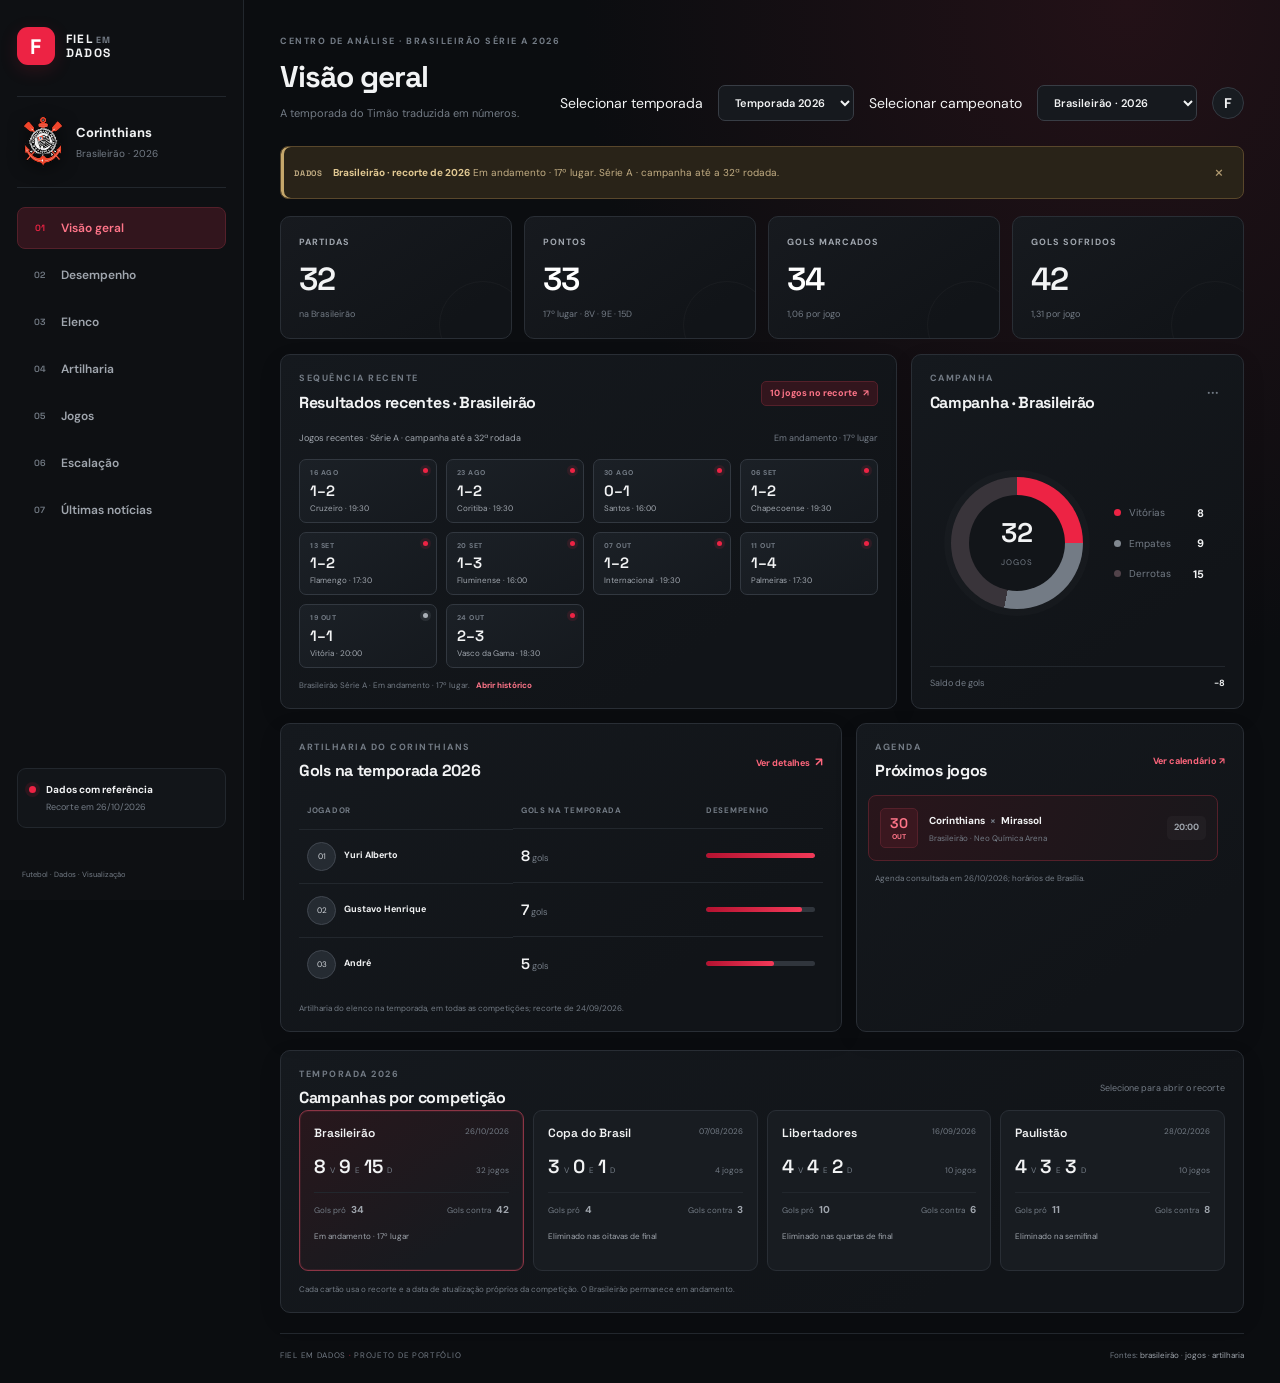
<file: index.html>
<!doctype html>
<html lang="pt-BR">
  <head>
    <meta charset="utf-8" />
    <meta name="viewport" content="width=device-width, initial-scale=1" />
    <meta
      name="description"
      content="Painel de desempenho do Corinthians — projeto de análise de dados esportivos."
    />
    <meta name="theme-color" content="#0d0f12" />
    <meta property="og:type" content="website" />
    <meta property="og:title" content="Fiel em Dados | Corinthians" />
    <meta
      property="og:description"
      content="Dashboard de futebol com dados documentados, análises de desempenho, elenco, artilharia e calendário do Corinthians."
    />
    <link rel="icon" type="image/png" href="images/corinthians-logo.png" />
    <title>Fiel em Dados | Corinthians</title>
    <link rel="preconnect" href="https://fonts.googleapis.com" />
    <link rel="preconnect" href="https://fonts.gstatic.com" crossorigin />
    <link
      href="https://fonts.googleapis.com/css2?family=DM+Sans:wght@400;500;600;700&family=Space+Grotesk:wght@500;600;700&display=swap"
      rel="stylesheet"
    />
    <link rel="stylesheet" href="styles.css" />
  </head>
  <body>
    <a class="skip-link" href="#inicio">Pular para o conteúdo</a>
    <div class="layout">
      <!-- Eu agrupo aqui a marca, os atalhos e a referência do recorte atual. -->
      <aside class="sidebar">
        <a class="brand" href="#inicio"
          ><span class="brand-mark">F</span
          ><span>FIEL<span class="muted">EM</span><br />DADOS</span></a
        >
        <div class="club">
          <img src="images/corinthians-logo.png" alt="Logo do Corinthians" />
          <div>
            <strong>Corinthians</strong
            ><small id="club-competition">Brasileirão Série A · 2026</small>
          </div>
        </div>
        <nav aria-label="Navegação principal">
          <a class="active" href="index.html" data-nav="overview" aria-current="page"
            ><span>01</span> Visão geral</a
          ><a href="pagina.html?secao=desempenho" data-nav="desempenho"
            ><span>02</span> Desempenho</a
          ><a href="pagina.html?secao=elenco" data-nav="elenco"><span>03</span> Elenco</a
          ><a href="pagina.html?secao=artilharia" data-nav="artilharia"
            ><span>04</span> Artilharia</a
          ><a href="pagina.html?secao=jogos" data-nav="jogos"><span>05</span> Jogos</a
          ><a href="pagina.html?secao=escalacao" data-nav="escalacao"><span>06</span> Escalação</a
          ><a href="pagina.html?secao=noticias" data-nav="noticias"
            ><span>07</span> Últimas notícias</a
          >
        </nav>
        <div class="sidebar-note">
          <span class="live-dot"></span>
          <div>
            <strong>Dados com referência</strong
            ><small id="snapshot-date">Recorte em 13/10/2026</small>
          </div>
        </div>
        <div class="sidebar-foot"><br /><small>Futebol · Dados · Visualização</small></div>
      </aside>
      <main id="inicio">
        <!-- Estes controles mantêm o ano e a competição visíveis no topo. -->
        <header class="topbar">
          <div>
            <div class="eyebrow" id="competition-eyebrow">CENTRO DE ANÁLISE · BRASILEIRÃO 2026</div>
            <h1>Visão geral</h1>
            <p class="header-subtitle">A temporada do Timão traduzida em números.</p>
          </div>
          <div class="top-actions">
            <label class="sr-only" for="season-selector">Selecionar temporada</label
            ><select class="period" id="season-selector" aria-label="Selecionar temporada">
              <option value="2026">Temporada 2026</option>
              <option value="2025">Temporada 2025</option></select
            ><label class="sr-only" for="competition-selector">Selecionar campeonato</label
            ><select
              class="period competition-select"
              id="competition-selector"
              aria-label="Selecionar campeonato"
            >
              <option value="brasileirao">Brasileirão</option>
              <option value="copa-do-brasil">Copa do Brasil</option>
              <option value="libertadores">Libertadores</option>
              <option value="paulistao">Paulistão</option></select
            ><span class="avatar" title="Fiel em Dados">F</span>
          </div>
        </header>
        <div class="notice">
          <span class="notice-label">DADOS</span>
          <div>
            <strong>Dados reais · atualização em 13/10/2026</strong
            ><span>
              Classificação e jogos do Brasileirão; estatísticas individuais com referência de
              24/09.</span
            >
          </div>
          <button aria-label="Fechar aviso" onclick="this.parentElement.remove()">×</button>
        </div>
        <!-- Indicadores principais da competição selecionada. -->
        <section class="metrics" id="overview-metrics" aria-label="Indicadores da temporada">
          <button class="metric" type="button" data-detail="campaign">
            <div class="metric-head">JOGOS</div>
            <div class="metric-value">30</div>
            <div class="metric-foot"><span class="pill neutral">32 PONTOS</span> 16º lugar</div>
          </button>
          <button class="metric" type="button" data-detail="campaign">
            <div class="metric-head">APROVEITAMENTO</div>
            <div class="metric-value">35,6<span class="unit">%</span></div>
            <div class="metric-foot">
              <span class="pill neutral">8V · 8E · 14D</span> aproveitamento
            </div>
          </button>
          <button class="metric" type="button" data-detail="goalsFor">
            <div class="metric-head">GOLS MARCADOS</div>
            <div class="metric-value">31</div>
            <div class="metric-foot"><span class="pill neutral">1,03</span> média por jogo</div>
          </button>
          <button class="metric" type="button" data-detail="goalsAgainst">
            <div class="metric-head">GOLS SOFRIDOS</div>
            <div class="metric-value">38</div>
            <div class="metric-foot"><span class="pill neutral">1,27</span> média por jogo</div>
          </button>
        </section>
        <!-- Eu separo resultados recentes da leitura agregada da campanha. -->
        <section class="grid-main" id="desempenho">
          <article class="panel chart-panel">
            <div class="panel-head">
              <div>
                <div class="eyebrow">SEQUÊNCIA RECENTE</div>
                <h2>Últimos resultados no Brasileirão</h2>
              </div>
              <button class="source-tag" type="button" data-detail="recent">
                8 derrotas seguidas <span>↗</span>
              </button>
            </div>
            <div class="chart-summary">
              <span>Jogos mais recentes · placares finais</span
              ><span>Sequência encerrada em <b>11 out.</b></span>
            </div>
            <div class="recent-results" id="recent-results"></div>
            <div class="data-caption">
              Brasileirão Série A · jogo mais recente: Palmeiras 4 × 1 Corinthians.
              <button class="caption-action" type="button" data-detail="recent">
                Abrir histórico
              </button>
            </div>
          </article>
          <article class="panel result-panel">
            <div class="panel-head">
              <div>
                <div class="eyebrow">CAMPANHA</div>
                <h2>Resultados</h2>
              </div>
              <button
                class="more"
                type="button"
                data-detail="campaign"
                aria-label="Ver detalhes da campanha"
              >
                ···
              </button>
            </div>
            <div class="donut-wrap">
              <div class="donut">
                <div><strong>30</strong><small>JOGOS</small></div>
              </div>
              <div class="result-legend">
                <div><i class="dot win"></i><span>Vitórias</span><b>8</b></div>
                <div><i class="dot draw"></i><span>Empates</span><b>8</b></div>
                <div><i class="dot loss"></i><span>Derrotas</span><b>14</b></div>
              </div>
            </div>
            <div class="result-foot"><span>Saldo de gols</span><b>−7</b></div>
          </article>
        </section>
        <!-- Artilharia e agenda ficam lado a lado em telas maiores. -->
        <section class="grid-bottom">
          <article class="panel players-panel" id="elenco">
            <div class="panel-head">
              <div>
                <div class="eyebrow">ARTILHARIA DO CORINTHIANS</div>
                <h2>Gols na temporada 2026</h2>
              </div>
              <button class="text-link" type="button" data-detail="scorers">
                Ver detalhes <span>↗</span>
              </button>
            </div>
            <div class="table-wrap">
              <table>
                <thead>
                  <tr>
                    <th>JOGADOR</th>
                    <th>GOLS NA TEMPORADA</th>
                    <th>DESEMPENHO</th>
                  </tr>
                </thead>
                <tbody id="scorers"></tbody>
              </table>
            </div>
            <div class="data-caption">
              Gols totais em todas as competições · recorte publicado em 24/09/2026.
            </div>
          </article>
          <article class="panel fixtures-panel" id="jogos">
            <div class="panel-head">
              <div>
                <div class="eyebrow">AGENDA</div>
                <h2>Próximos jogos</h2>
              </div>
              <button class="text-link" type="button" data-detail="fixtures">
                Ver calendário <span>↗</span>
              </button>
            </div>
            <div id="fixtures"></div>
            <div class="data-caption">Agenda consultada em 13/10/2026; horários de Brasília.</div>
          </article>
        </section>

        <!-- Comparação histórica entre competições da temporada ativa. -->
        <section class="panel competition-comparison" aria-labelledby="comparison-title">
          <div class="panel-head">
            <div>
              <div class="eyebrow" id="comparison-season">TEMPORADA 2026</div>
              <h2 id="comparison-title">Campanhas por competição</h2>
            </div>
            <span class="comparison-hint">Selecione para abrir o recorte</span>
          </div>
          <div
            class="comparison-grid"
            id="competition-comparison"
            role="group"
            aria-label="Comparar campanhas do Corinthians"
          ></div>
          <p class="comparison-footnote" id="comparison-footnote">
            Cada cartão usa o recorte e a data de atualização próprios da competição.
          </p>
        </section>

        <!-- Detalhes contextuais abrem sem tirar a pessoa do dashboard. -->
        <dialog class="detail-dialog" id="detail-dialog" aria-labelledby="detail-title">
          <div class="dialog-shell">
            <header class="dialog-head">
              <div>
                <div class="eyebrow" id="detail-kicker">FIEL EM DADOS · DETALHES</div>
                <h2 id="detail-title">Detalhes</h2>
              </div>
              <button
                class="dialog-close"
                type="button"
                data-close-dialog
                aria-label="Fechar janela"
              >
                ×
              </button>
            </header>
            <div class="dialog-content" id="detail-content"></div>
            <footer class="dialog-foot">
              <span id="detail-source"></span><span>ESC <kbd>Esc</kbd> para fechar</span>
            </footer>
          </div>
        </dialog>
        <footer>
          <span>FIEL EM DADOS <i>·</i> PROJETO DE PORTFÓLIO</span
          ><span
            >Fontes:
            <a
              href="https://classificacaogeral.com.br/analises-e-estatisticas/brasileirao/2026"
              target="_blank"
              rel="noreferrer"
              >classificação</a
            >
            ·
            <a href="https://agendaec.com.br/time/corinthians/" target="_blank" rel="noreferrer"
              >agenda</a
            >
            ·
            <a
              href="https://ge.globo.com/futebol/times/corinthians/noticia/2026/09/24/zagueiro-vice-artilheiro-e-memphis-em-baixa-marcas-expoem-problema-ofensivo-do-corinthians.ghtml"
              target="_blank"
              rel="noreferrer"
              >artilharia</a
            ></span
          >
        </footer>
      </main>
    </div>
    <script src="data.js"></script>
    <script src="competitions.js"></script>
    <script src="renderers.js"></script>
    <script src="details.js"></script>
    <script src="script.js"></script>
  </body>
</html>
</file>
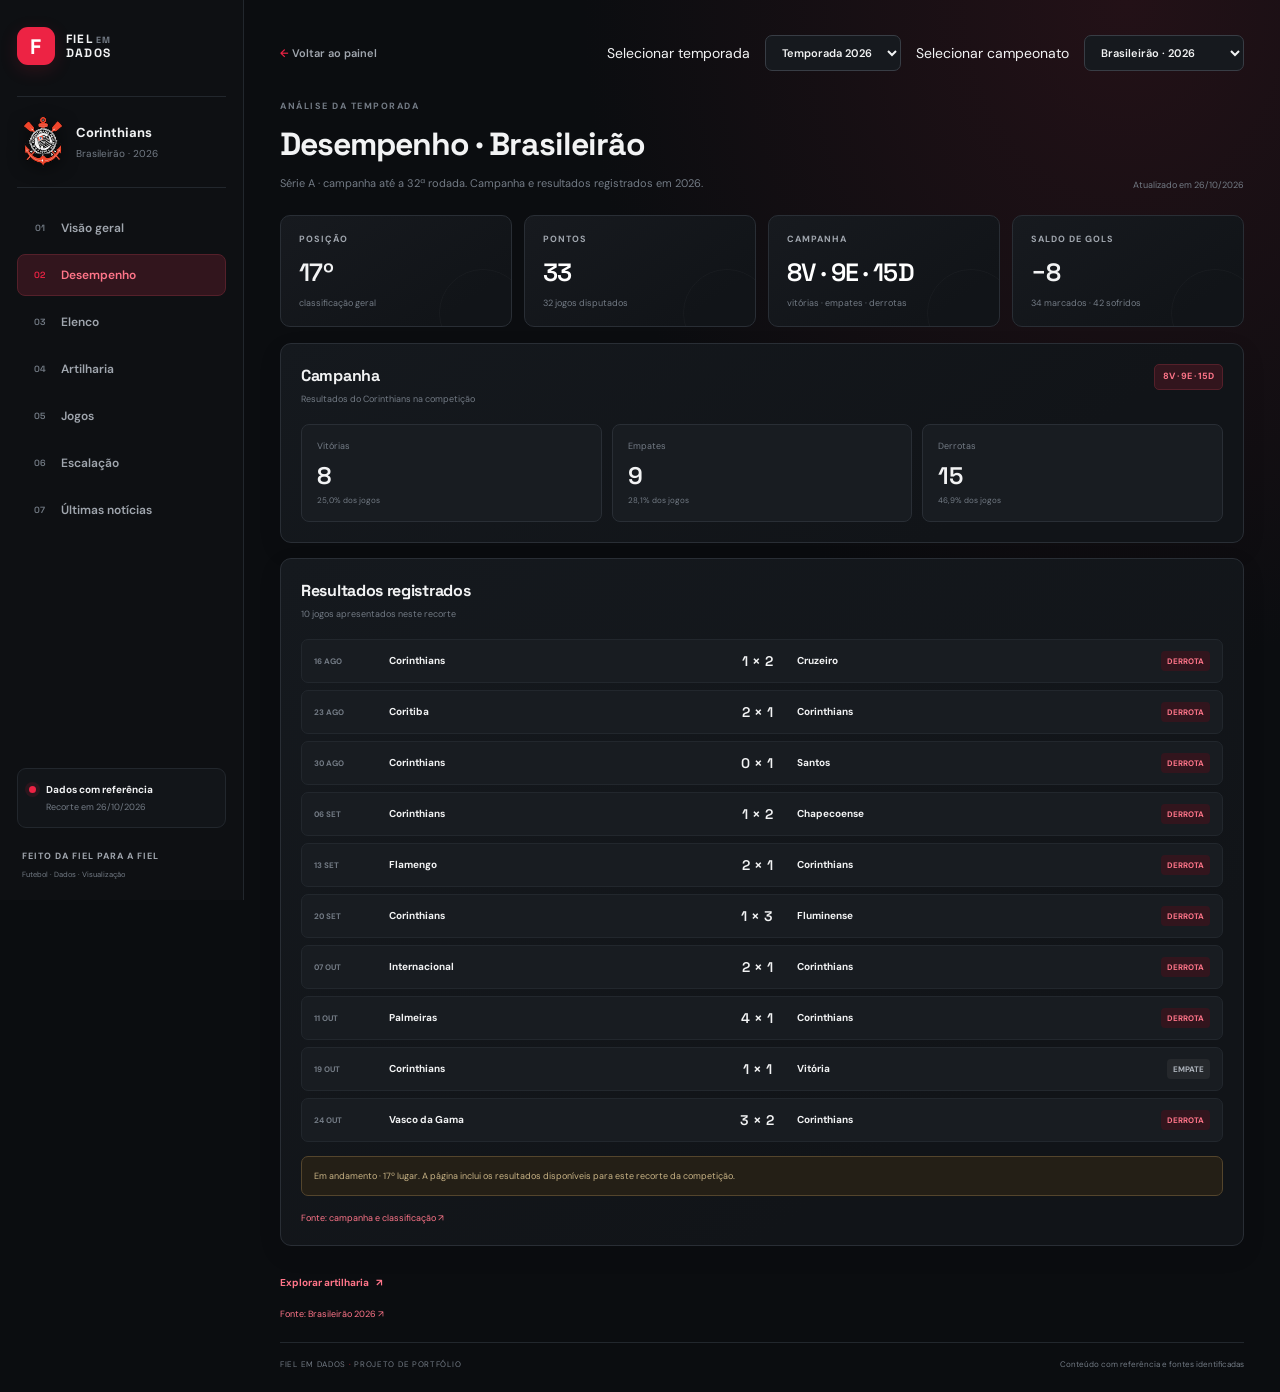
<file: pagina.html>
<!doctype html>
<html lang="pt-BR">
  <head>
    <meta charset="utf-8" />
    <meta name="viewport" content="width=device-width, initial-scale=1" />
    <meta
      name="description"
      content="Desempenho, elenco, artilharia, jogos, escalação e últimas notícias do Corinthians."
    />
    <meta name="theme-color" content="#0d0f12" />
    <link rel="icon" type="image/png" href="images/corinthians-logo.png" />
    <title>Detalhes | Fiel em Dados</title>
    <link rel="preconnect" href="https://fonts.googleapis.com" />
    <link rel="preconnect" href="https://fonts.gstatic.com" crossorigin />
    <link
      href="https://fonts.googleapis.com/css2?family=DM+Sans:wght@400;500;600;700&family=Space+Grotesk:wght@500;600;700&display=swap"
      rel="stylesheet"
    />
    <link rel="stylesheet" href="styles.css" />
    <link rel="stylesheet" href="section-pages.css" />
  </head>
  <body>
    <a class="skip-link" href="#page-main">Pular para o conteúdo</a>
    <div class="layout">
      <!-- Eu reutilizo a navegação para manter as páginas internas consistentes. -->
      <aside class="sidebar">
        <a class="brand" href="index.html"
          ><span class="brand-mark">F</span
          ><span>FIEL<span class="muted">EM</span><br />DADOS</span></a
        >
        <div class="club">
          <img src="images/corinthians-logo.png" alt="Logo do Corinthians" />
          <div>
            <strong>Corinthians</strong
            ><small id="club-competition">Brasileirão Série A · 2026</small>
          </div>
        </div>
        <nav aria-label="Navegação principal">
          <a href="index.html"><span>01</span> Visão geral</a
          ><a href="pagina.html?secao=desempenho" data-nav="desempenho"
            ><span>02</span> Desempenho</a
          ><a href="pagina.html?secao=elenco" data-nav="elenco"><span>03</span> Elenco</a
          ><a href="pagina.html?secao=artilharia" data-nav="artilharia"
            ><span>04</span> Artilharia</a
          ><a href="pagina.html?secao=jogos" data-nav="jogos"><span>05</span> Jogos</a
          ><a href="pagina.html?secao=escalacao" data-nav="escalacao"><span>06</span> Escalação</a
          ><a href="pagina.html?secao=noticias" data-nav="noticias"
            ><span>07</span> Últimas notícias</a
          >
        </nav>
        <div class="sidebar-note">
          <span class="live-dot"></span>
          <div>
            <strong>Dados com referência</strong
            ><small id="snapshot-date">Recorte em 13/10/2026</small>
          </div>
        </div>
        <div class="sidebar-foot">
          FEITO DA FIEL PARA A FIEL<br /><small>Futebol · Dados · Visualização</small>
        </div>
      </aside>
      <main id="page-main" class="section-main">
        <!-- Os seletores preservam a temporada e o campeonato entre páginas. -->
        <header class="section-topbar">
          <a class="back-link" href="index.html">← <span>Voltar ao painel</span></a>
          <div class="top-actions">
            <label class="sr-only" for="season-selector">Selecionar temporada</label
            ><select class="period" id="season-selector" aria-label="Selecionar temporada">
              <option value="2026">Temporada 2026</option>
              <option value="2025">Temporada 2025</option></select
            ><label class="sr-only" for="competition-selector">Selecionar campeonato</label
            ><select
              class="period competition-select"
              id="competition-selector"
              aria-label="Selecionar campeonato"
            >
              <option value="brasileirao">Brasileirão</option>
              <option value="copa-do-brasil">Copa do Brasil</option>
              <option value="libertadores">Libertadores</option>
              <option value="paulistao">Paulistão</option>
              <option value="sulamericana">Sul-Americana</option>
            </select>
          </div>
        </header>
        <!-- O JavaScript monta aqui a seção indicada pelo parâmetro da URL. -->
        <div id="section-content" aria-live="polite"></div>
        <div id="section-sources" class="source-credit"></div>
        <dialog class="detail-dialog" id="detail-dialog" aria-labelledby="detail-title">
          <div class="dialog-shell">
            <header class="dialog-head">
              <div>
                <div class="eyebrow" id="detail-kicker">FIEL EM DADOS · DETALHES</div>
                <h2 id="detail-title">Detalhes</h2>
              </div>
              <button
                class="dialog-close"
                type="button"
                data-close-dialog
                aria-label="Fechar janela"
              >
                ×
              </button>
            </header>
            <div class="dialog-content" id="detail-content"></div>
            <footer class="dialog-foot">
              <span id="detail-source"></span><span>ESC <kbd>Esc</kbd> para fechar</span>
            </footer>
          </div>
        </dialog>
        <footer>
          <span>FIEL EM DADOS <i>·</i> PROJETO DE PORTFÓLIO</span
          ><span>Conteúdo com referência e fontes identificadas</span>
        </footer>
      </main>
    </div>
    <script src="data.js"></script>
    <script src="competitions.js"></script>
    <script src="section-page.js"></script>
    <script src="news.js"></script>
    <script src="details.js"></script>
    <script src="script.js"></script>
  </body>
</html>
</file>
<file: styles.css>
.skip-link {
  position: fixed;
  z-index: 20;
  top: 10px;
  left: 10px;
  transform: translateY(-160%);
  padding: 10px 14px;
  border: 1px solid var(--red);
  border-radius: 7px;
  background: var(--surface);
  color: var(--text);
  font-size: 12px;
  text-decoration: none;
}
.skip-link:focus {
  transform: translateY(0);
}

:root {
  color-scheme: dark;
  --bg: #0b0d10;
  --surface: #121519;
  --surface-raised: #181c21;
  --surface-hover: #20252b;
  --border: #292e35;
  --border-soft: #22272d;
  --text: #f2f3f4;
  --text-secondary: #a0a6ae;
  --text-muted: #737b85;
  --red: #ed2344;
  --red-soft: #32151d;
  --green: #54c68a;
  --green-soft: #152a21;
  --gold: #c5a76b;
  --gold-soft: #292318;
  --font-body: "DM Sans", sans-serif;
  --font-display: "Space Grotesk", sans-serif;
  font-family: var(--font-body);
  font-synthesis: none;
  text-rendering: optimizeLegibility;
  -webkit-font-smoothing: antialiased;
}

* {
  box-sizing: border-box;
}
html {
  scroll-behavior: smooth;
}
body {
  margin: 0;
  min-width: 320px;
  background: var(--bg);
  color: var(--text);
  font: 14px/1.5 var(--font-body);
}
button,
a {
  font: inherit;
}
a {
  color: inherit;
}
.layout {
  min-height: 100vh;
}

/* Navegação lateral */
.sidebar {
  position: fixed;
  z-index: 2;
  inset: 0 auto 0 0;
  display: flex;
  flex-direction: column;
  width: 244px;
  padding: 27px 17px 20px;
  background: #0e1013;
  border-right: 1px solid var(--border-soft);
}
.brand {
  display: flex;
  align-items: center;
  gap: 11px;
  color: var(--text);
  text-decoration: none;
  font: 700 12px/1.18 var(--font-display);
  letter-spacing: 1.2px;
}
.brand-mark {
  display: grid;
  width: 38px;
  height: 38px;
  place-items: center;
  border-radius: 11px;
  background: var(--red);
  color: #fff;
  font: 700 21px var(--font-display);
  box-shadow: 0 5px 18px #ed234426;
}
.brand .muted {
  margin: 0 2px;
  color: var(--text-muted);
  font-size: 9px;
}
.club {
  display: flex;
  align-items: center;
  gap: 11px;
  margin: 31px 0 19px;
  padding: 18px 4px;
  border-top: 1px solid var(--border-soft);
  border-bottom: 1px solid var(--border-soft);
}
.club img {
  width: 44px;
  height: 54px;
  flex: 0 0 auto;
  object-fit: contain;
  filter: drop-shadow(0 4px 8px #0008);
}
.club strong,
.club small,
.sidebar-note strong,
.sidebar-note small {
  display: block;
}
.club strong {
  font-size: 13px;
}
.club small {
  margin-top: 4px;
  color: var(--text-muted);
  font-size: 10px;
}
.sidebar nav {
  display: grid;
  gap: 5px;
}
.sidebar nav a {
  display: flex;
  align-items: center;
  gap: 12px;
  padding: 11px 13px;
  border: 1px solid transparent;
  border-radius: 8px;
  color: var(--text-secondary);
  text-decoration: none;
  font-size: 12px;
  font-weight: 600;
  transition:
    background 0.18s,
    color 0.18s,
    border-color 0.18s;
}
.sidebar nav a:hover {
  background: var(--surface);
  color: var(--text);
}
.sidebar nav a span {
  width: 18px;
  color: var(--text-muted);
  font: 600 9px var(--font-display);
  letter-spacing: 0.3px;
  text-align: center;
}
.sidebar nav a.active {
  border-color: #55202a;
  background: var(--red-soft);
  color: #ff7589;
}
.sidebar nav a.active span {
  color: var(--red);
}
.sidebar-note {
  display: flex;
  align-items: flex-start;
  gap: 10px;
  margin-top: auto;
  padding: 13px 11px;
  border: 1px solid var(--border-soft);
  border-radius: 9px;
  background: var(--surface);
}
.sidebar-note strong {
  font-size: 10px;
}
.sidebar-note small {
  margin-top: 4px;
  color: var(--text-muted);
  font-size: 9px;
}
.live-dot {
  width: 7px;
  height: 7px;
  margin-top: 4px;
  border-radius: 50%;
  background: var(--red);
  box-shadow: 0 0 0 4px #ed23441c;
}
.sidebar-foot {
  margin: 22px 5px 0;
  color: var(--text-secondary);
  font-size: 9px;
  font-weight: 700;
  letter-spacing: 1px;
}
.sidebar-foot small {
  display: block;
  margin-top: 5px;
  color: var(--text-muted);
  font-weight: 400;
  letter-spacing: 0;
}

/* Cabeçalho e conteúdo */
main {
  max-width: 1550px;
  margin-left: 244px;
  padding: 31px 36px 22px;
}
.topbar {
  display: flex;
  align-items: center;
  justify-content: space-between;
  margin-bottom: 22px;
}
.eyebrow {
  color: var(--text-muted);
  font-size: 9px;
  font-weight: 700;
  letter-spacing: 1.5px;
}
h1,
h2 {
  margin: 5px 0 0;
  font-family: var(--font-display);
}
h1 {
  font-size: 27px;
  letter-spacing: -1px;
}
h2 {
  font-size: 15px;
  letter-spacing: -0.3px;
}
.top-actions {
  display: flex;
  align-items: center;
  gap: 15px;
}
.top-actions > .period:not(.competition-select) {
  min-width: 135px;
  cursor: pointer;
}
.period {
  padding: 9px 12px;
  border: 1px solid var(--border);
  border-radius: 7px;
  background: var(--surface);
  color: var(--text-secondary);
  font-size: 11px;
  font-weight: 600;
}
.period span {
  margin-left: 12px;
  color: var(--text-muted);
}
.competition-select {
  min-width: 150px;
  cursor: pointer;
  font-family: var(--font-body);
}
.competition-select:focus-visible {
  outline: 2px solid #ff7589;
  outline-offset: 2px;
}
.competition-select option {
  background: #181c21;
  color: var(--text);
}
.avatar {
  width: 32px;
  height: 32px;
  border: 1px solid #343a42;
  border-radius: 50%;
  background: var(--surface-raised);
  color: var(--text);
  font-weight: 700;
}
.notice {
  display: flex;
  align-items: center;
  gap: 10px;
  margin-bottom: 17px;
  padding: 11px 13px;
  border: 1px solid #59472b;
  border-radius: 8px;
  background: var(--gold-soft);
  color: #c3ae84;
  font-size: 10px;
}
.notice .notice-label {
  flex: 0 0 auto;
  font: 700 8px var(--font-display);
  letter-spacing: 0.8px;
}
.notice strong {
  color: #e2c993;
}
.notice button {
  margin-left: auto;
  border: 0;
  background: none;
  color: #b09a70;
  font-size: 18px;
  cursor: pointer;
}

/* Cartões de indicadores */
.metrics {
  display: grid;
  grid-template-columns: repeat(4, minmax(0, 1fr));
  gap: 13px;
  margin-bottom: 15px;
}
.metric,
.panel {
  border: 1px solid var(--border);
  border-radius: 10px;
  background: var(--surface);
}
.metric {
  min-height: 115px;
  padding: 16px 17px 14px;
  transition:
    border-color 0.18s,
    transform 0.18s;
}
.metric:hover {
  transform: translateY(-2px);
  border-color: #424953;
}
.metric-head {
  display: flex;
  justify-content: space-between;
  color: var(--text-secondary);
  font-size: 9px;
  font-weight: 700;
  letter-spacing: 1px;
}
.metric-value {
  margin: 9px 0;
  font: 600 30px var(--font-display);
  letter-spacing: -1px;
}
.unit {
  margin-left: 2px;
  font-size: 18px;
}
.metric-foot {
  color: var(--text-muted);
  font-size: 9px;
}
.pill {
  margin-right: 4px;
  padding: 3px 5px;
  border-radius: 4px;
  font-size: 8px;
  font-weight: 700;
}
.pill.positive {
  background: var(--green-soft);
  color: var(--green);
}
.pill.neutral {
  background: var(--surface-hover);
  color: var(--text-secondary);
}

/* Gráficos e painéis */
.grid-main {
  display: grid;
  grid-template-columns: minmax(0, 1.85fr) minmax(260px, 1fr);
  gap: 14px;
  margin-bottom: 14px;
}
.panel {
  padding: 17px 18px;
}
.chart-panel,
.result-panel {
  min-height: 274px;
}
.panel-head {
  display: flex;
  align-items: flex-start;
  justify-content: space-between;
}
.legend {
  display: flex;
  gap: 13px;
  margin-top: 9px;
  color: var(--text-muted);
  font-size: 9px;
}
.legend span {
  display: flex;
  align-items: center;
  gap: 5px;
}
.dot {
  display: inline-block;
  width: 7px;
  height: 7px;
  border-radius: 50%;
}
.win {
  background: var(--red);
}
.draw {
  background: #818890;
}
.loss {
  background: #51434a;
}
.chart-summary {
  display: flex;
  align-items: center;
  justify-content: space-between;
  margin-top: 14px;
}
.chart-summary strong {
  font: 600 20px var(--font-display);
}
.chart-summary small {
  color: var(--text-muted);
  font: 10px var(--font-body);
}
.chart-summary > span {
  color: var(--text-muted);
  font-size: 9px;
}
.up {
  margin-left: 6px;
  color: var(--green);
}
.chart {
  display: flex;
  height: 148px;
  margin-top: 8px;
}
.y-labels {
  display: flex;
  flex-direction: column;
  justify-content: space-between;
  padding: 0 9px 20px 0;
  color: var(--text-muted);
  font-size: 8px;
}
.plot {
  position: relative;
  flex: 1;
}
.gridlines {
  position: absolute;
  inset: 0 0 20px;
  display: flex;
  flex-direction: column;
  justify-content: space-between;
}
.gridlines i {
  border-top: 1px dashed #292e35;
}
.plot svg {
  position: absolute;
  inset: 2px 0 20px;
  width: 100%;
  height: calc(100% - 22px);
  overflow: visible;
}
.plot svg path[fill="url(#fade)"] {
  fill: url(#fade);
}
.plot svg path[stroke="#db1534"] {
  stroke: var(--red);
}
.x-labels {
  position: absolute;
  right: 0;
  bottom: 0;
  left: 0;
  display: flex;
  justify-content: space-between;
  color: var(--text-muted);
  font-size: 8px;
}
.more {
  border: 0;
  background: none;
  color: var(--text-muted);
  font-size: 18px;
}
.donut-wrap {
  display: flex;
  align-items: center;
  justify-content: center;
  gap: 27px;
  padding: 19px 0 13px;
}
.donut {
  position: relative;
  display: grid;
  width: 120px;
  height: 120px;
  place-items: center;
  border-radius: 50%;
  background: conic-gradient(var(--red) 0 58.3%, #737b85 58.3% 79.1%, #39343a 79.1% 100%);
}
.donut::before {
  position: absolute;
  width: 85px;
  height: 85px;
  border-radius: 50%;
  background: var(--surface);
  content: "";
}
.donut div {
  z-index: 1;
  text-align: center;
}
.donut strong {
  display: block;
  font: 600 24px var(--font-display);
}
.donut small {
  color: var(--text-muted);
  font-size: 8px;
  letter-spacing: 1px;
}
.result-legend {
  display: grid;
  min-width: 90px;
  gap: 12px;
}
.result-legend div {
  display: grid;
  grid-template-columns: 9px 1fr auto;
  align-items: center;
  gap: 6px;
  color: var(--text-muted);
  font-size: 9px;
}
.result-legend b {
  color: var(--text);
  font-size: 10px;
}
.result-foot {
  display: flex;
  justify-content: space-between;
  padding-top: 10px;
  border-top: 1px solid var(--border-soft);
  color: var(--text-muted);
  font-size: 9px;
}
.result-foot b {
  color: var(--text);
}

/* Elenco e calendário */
.grid-bottom {
  display: grid;
  grid-template-columns: minmax(0, 1.45fr) minmax(300px, 1fr);
  gap: 14px;
}
.players-panel,
.fixtures-panel {
  min-height: 220px;
}
.text-link {
  color: #ff667c;
  text-decoration: none;
  font-size: 9px;
  font-weight: 700;
}
.text-link span {
  margin-left: 3px;
  font-size: 12px;
}
.table-wrap {
  overflow-x: auto;
  margin-top: 19px;
}
table {
  width: 100%;
  border-collapse: collapse;
  white-space: nowrap;
}
th {
  padding: 0 8px 10px;
  color: var(--text-muted);
  text-align: left;
  font-size: 8px;
  letter-spacing: 0.7px;
}
td {
  padding: 10px 8px;
  border-top: 1px solid var(--border-soft);
  color: var(--text-secondary);
  font-size: 9px;
}
td:first-child {
  display: flex;
  align-items: center;
  gap: 7px;
  color: var(--text);
}
.player-avatar {
  display: grid;
  width: 25px;
  height: 25px;
  place-items: center;
  border: 1px solid #3a4048;
  border-radius: 50%;
  background: var(--surface-hover);
  color: var(--text-secondary);
  font-size: 8px;
}
.rating {
  padding: 4px 6px;
  border-radius: 4px;
  background: var(--green-soft);
  color: var(--green);
  font-weight: 700;
}
.data-caption {
  margin-top: 11px;
  color: var(--text-muted);
  font-size: 8px;
}
.fixture {
  display: flex;
  align-items: center;
  gap: 11px;
  padding: 11px 0;
  border-top: 1px solid var(--border-soft);
}
.fixture:first-of-type {
  margin-top: 13px;
}
.date {
  display: flex;
  width: 33px;
  height: 35px;
  flex-direction: column;
  align-items: center;
  justify-content: center;
  border: 1px solid #55202a;
  border-radius: 5px;
  background: var(--red-soft);
  color: #ff7589;
}
.date b {
  font: 600 14px var(--font-display);
}
.date span {
  font-size: 7px;
  font-weight: 700;
}
.fixture-info {
  flex: 1;
}
.fixture-info b,
.fixture-info small {
  display: block;
}
.fixture-info b {
  font-size: 9px;
}
.fixture-info b span {
  margin: 0 3px;
  color: var(--text-muted);
}
.fixture-info small {
  margin-top: 4px;
  color: var(--text-muted);
  font-size: 8px;
}
.fixture-time {
  color: var(--text-secondary);
  font-size: 9px;
  font-weight: 700;
}
footer {
  display: flex;
  justify-content: space-between;
  margin-top: 20px;
  color: var(--text-muted);
  font-size: 8px;
  letter-spacing: 0.7px;
}
footer i {
  color: var(--red);
  font-style: normal;
}
footer span + span {
  letter-spacing: 0;
}

/* Eu reduzo a largura dos painéis antes de empilhar o conteúdo. */
@media (max-width: 1100px) {
  .sidebar {
    width: 205px;
  }
  main {
    margin-left: 205px;
    padding: 25px 22px;
  }
  .grid-bottom {
    grid-template-columns: 1fr;
  }
  .grid-main {
    grid-template-columns: 1.5fr 1fr;
  }
  .donut-wrap {
    gap: 15px;
  }
}
/* No celular, a navegação vira uma faixa e os cartões ocupam uma coluna. */
@media (max-width: 760px) {
  .sidebar {
    position: static;
    display: flex;
    width: auto;
    height: auto;
    flex-direction: row;
    align-items: center;
    justify-content: space-between;
    padding: 13px 16px;
    border-right: 0;
    border-bottom: 1px solid var(--border-soft);
  }
  .brand-mark {
    width: 32px;
    height: 32px;
  }
  .club,
  .sidebar-note,
  .sidebar-foot {
    display: none;
  }
  .sidebar nav {
    display: flex;
    gap: 2px;
  }
  .sidebar nav a {
    padding: 8px;
    font-size: 0;
  }
  .sidebar nav a span {
    color: inherit;
    font-size: 9px;
  }
  main {
    margin: 0;
    padding: 22px 15px;
  }
  .topbar {
    align-items: flex-start;
    flex-wrap: wrap;
    gap: 12px;
    margin-bottom: 17px;
  }
  .top-actions {
    flex-wrap: wrap;
    gap: 8px;
    margin-left: auto;
  }
  .metrics {
    grid-template-columns: repeat(2, minmax(0, 1fr));
    gap: 9px;
  }
  .metric {
    min-height: 105px;
    padding: 13px;
  }
  .grid-main,
  .grid-bottom {
    grid-template-columns: 1fr;
  }
  .chart-panel {
    min-height: 260px;
  }
  .result-panel {
    min-height: 225px;
  }
  .panel {
    padding: 15px;
  }
  .period {
    padding: 8px;
    font-size: 9px;
  }
  .avatar {
    width: 29px;
    height: 29px;
  }
  h1 {
    font-size: 23px;
  }
  .notice {
    align-items: flex-start;
  }
  .notice span + div {
    line-height: 1.5;
  }
  .players-panel {
    min-width: 0;
  }
  .legend {
    gap: 8px;
  }
  .legend span {
    font-size: 8px;
  }
  .donut-wrap {
    gap: 35px;
  }
}
/* Ajustes finais para aparelhos estreitos. */
@media (max-width: 390px) {
  .sidebar {
    padding-inline: 11px;
  }
  .brand {
    gap: 7px;
    font-size: 10px;
  }
  .sidebar nav {
    gap: 0;
  }
  .sidebar nav a {
    padding: 7px;
  }
  .top-actions {
    gap: 8px;
  }
  .competition-select {
    min-width: 120px;
    max-width: 145px;
  }
  .top-actions > .period:not(.competition-select) {
    min-width: 112px;
    max-width: 120px;
    padding-inline: 7px;
  }
  .top-actions .avatar {
    display: none;
  }
  .legend {
    gap: 6px;
  }
}

/* Dados reais do recorte atual */
.source-tag {
  padding: 5px 8px;
  border: 1px solid #55202a;
  border-radius: 5px;
  background: var(--red-soft);
  color: #ff7589;
  font-size: 9px;
  font-weight: 700;
}
.recent-results {
  display: grid;
  grid-template-columns: repeat(4, minmax(0, 1fr));
  gap: 8px;
  margin-top: 14px;
}
.recent-match {
  position: relative;
  display: flex;
  min-height: 55px;
  flex-direction: column;
  justify-content: center;
  gap: 2px;
  padding: 7px 9px;
  overflow: hidden;
  border: 1px solid var(--border-soft);
  border-radius: 7px;
  background: var(--surface-raised);
}
.match-date {
  color: var(--text-muted);
  font-size: 7px;
  font-weight: 700;
  letter-spacing: 0.5px;
}
.recent-match strong {
  color: var(--text);
  font: 600 13px var(--font-display);
}
.match-opponent {
  overflow: hidden;
  color: var(--text-secondary);
  font-size: 8px;
  text-overflow: ellipsis;
  white-space: nowrap;
}
.loss-marker {
  position: absolute;
  top: 8px;
  right: 8px;
  width: 5px;
  height: 5px;
  border-radius: 50%;
  background: var(--red);
}
.win-marker,
.draw-marker {
  position: absolute;
  top: 8px;
  right: 8px;
  width: 5px;
  height: 5px;
  border-radius: 50%;
}
.win-marker {
  background: var(--green);
}
.draw-marker {
  background: #aab0b7;
}
.win-marker {
  box-shadow: 0 0 0 3px #54c68a1e;
}
.draw-marker {
  box-shadow: 0 0 0 3px #aab0b71e;
}
footer a {
  color: var(--text-secondary);
  text-decoration: none;
}
footer a:hover {
  color: #ff7589;
}
@media (max-width: 760px) {
  .recent-results {
    grid-template-columns: repeat(4, minmax(0, 1fr));
    gap: 6px;
  }
  .recent-match {
    padding: 6px;
  }
}
@media (max-width: 390px) {
  .recent-results {
    grid-template-columns: repeat(2, minmax(0, 1fr));
  }
  .chart-summary {
    align-items: flex-start;
    gap: 8px;
    flex-direction: column;
  }
}

/* Acabamento visual: mais profundidade, hierarquia e foco nos dados */
body {
  background: radial-gradient(ellipse at 88% 0%, #231117 0, transparent 34rem), var(--bg);
}
main {
  padding-top: 35px;
}
.topbar {
  align-items: flex-end;
  margin-bottom: 25px;
}
.header-subtitle {
  margin: 6px 0 0;
  color: var(--text-muted);
  font-size: 11px;
}
h1 {
  font-size: 30px;
}
.period {
  border-color: #383d45;
  background: #16191e;
  color: var(--text);
}
.notice {
  box-shadow: inset 3px 0 0 var(--gold);
}
.metrics {
  gap: 12px;
}
.metric {
  position: relative;
  overflow: hidden;
  min-height: 123px;
  padding: 17px 18px 15px;
  background: linear-gradient(145deg, #171a1f, #111418 80%);
}
.metric::after {
  position: absolute;
  right: -16px;
  bottom: -31px;
  width: 86px;
  height: 86px;
  border: 1px solid #ffffff08;
  border-radius: 50%;
  content: "";
}
.metric:nth-child(2) .metric-value,
.metric:nth-child(3) .metric-value {
  color: #fff;
}
.metric-value {
  font-size: 32px;
}
.panel {
  background: linear-gradient(145deg, #15191e, #111418 75%);
  box-shadow: 0 8px 24px #00000016;
}
.panel-head {
  align-items: center;
}
.panel-head h2 {
  font-size: 16px;
}
.chart-panel,
.result-panel {
  min-height: 278px;
}
.chart-summary {
  margin-top: 17px;
}
.chart-summary > span:first-child {
  color: var(--text-secondary);
}
.chart-summary b {
  color: var(--text);
}
.recent-results {
  gap: 9px;
}
.recent-match {
  min-height: 61px;
  padding: 8px 10px;
  border-color: #323840;
  background: linear-gradient(150deg, #1b2026, #15191e);
  transition:
    transform 0.16s ease,
    border-color 0.16s ease,
    background 0.16s ease;
}
.recent-match:hover {
  transform: translateY(-2px);
  border-color: #803040;
  background: #21171c;
}
.recent-match strong {
  font-size: 15px;
}
.loss-marker {
  box-shadow: 0 0 0 3px #ed23441e;
}
.result-panel {
  display: flex;
  flex-direction: column;
}
.donut-wrap {
  flex: 1;
  gap: 31px;
}
.donut {
  width: 132px;
  height: 132px;
  box-shadow: 0 0 0 7px #ffffff04;
}
.donut::before {
  width: 96px;
  height: 96px;
}
.donut strong {
  font-size: 27px;
}
.result-legend {
  gap: 14px;
}
.result-legend div {
  font-size: 10px;
}
.result-legend b {
  font-size: 11px;
}
.players-panel,
.fixtures-panel {
  min-height: 232px;
}
.table-wrap {
  margin-top: 21px;
}
th {
  padding-bottom: 12px;
}
td {
  padding-block: 12px;
}
.player-avatar {
  width: 29px;
  height: 29px;
  border-color: #414750;
  background: #252b32;
  color: #d1d5da;
}
.scorer-total {
  color: var(--text);
  font: 600 15px var(--font-display);
}
.scorer-total small {
  color: var(--text-muted);
  font: 9px var(--font-body);
}
.scorer-track {
  display: block;
  width: min(110px, 100%);
  height: 5px;
  overflow: hidden;
  border-radius: 99px;
  background: #30353c;
}
.scorer-track i {
  display: block;
  height: 100%;
  border-radius: inherit;
  background: linear-gradient(90deg, #b41230, #f33958);
}
.fixture {
  padding: 12px 4px;
  transition: background 0.16s ease;
}
.fixture:hover {
  background: #ffffff04;
}
.fixture.featured {
  margin: 12px -7px 0;
  padding: 12px 11px;
  border: 1px solid #55202a;
  border-radius: 8px;
  background: linear-gradient(110deg, #29151b, #19171b);
}
.fixture.featured .date {
  width: 38px;
  height: 40px;
  background: #3a171f;
}
.fixture.featured .fixture-info b {
  font-size: 10px;
}
.fixture-time {
  padding: 5px 7px;
  border-radius: 5px;
  background: #ffffff08;
}
footer {
  gap: 16px;
  padding-top: 15px;
  border-top: 1px solid var(--border-soft);
}
@media (max-width: 760px) {
  main {
    padding-top: 21px;
  }
  .topbar {
    align-items: flex-start;
    margin-bottom: 18px;
  }
  h1 {
    font-size: 25px;
  }
  .header-subtitle {
    max-width: 230px;
    font-size: 10px;
  }
  .metric {
    min-height: 111px;
    padding: 13px;
  }
  .metric-value {
    font-size: 29px;
  }
  .panel-head h2 {
    font-size: 15px;
  }
  .chart-panel,
  .result-panel {
    min-height: 0;
  }
  .chart-panel {
    padding-bottom: 17px;
  }
  .donut-wrap {
    padding: 20px 0 17px;
  }
  .fixture.featured {
    margin-top: 10px;
  }
  footer {
    align-items: flex-start;
    flex-direction: column;
    gap: 7px;
  }
}

/* Navegação e interações */
.metric,
.recent-match,
.fixture,
.text-link,
.period,
.source-tag,
.more,
.scorer-name,
.dialog-close,
.caption-action {
  font-family: inherit;
  cursor: pointer;
}
.metric {
  width: 100%;
  color: var(--text);
  text-align: left;
}
.metric:focus-visible,
.recent-match:focus-visible,
.fixture:focus-visible,
.text-link:focus-visible,
.period:focus-visible,
.source-tag:focus-visible,
.more:focus-visible,
.scorer-name:focus-visible,
.dialog-close:focus-visible,
.caption-action:focus-visible,
.sidebar nav a:focus-visible {
  outline: 2px solid #ff7589;
  outline-offset: 3px;
}
.period {
  cursor: pointer;
}
.source-tag {
  display: inline-flex;
  align-items: center;
  gap: 6px;
}
.more,
.text-link,
.caption-action {
  border: 0;
  background: transparent;
}
.text-link {
  padding: 3px 0;
}
.caption-action {
  padding: 0 0 0 4px;
  color: #ff7589;
  font-size: inherit;
  font-weight: 700;
}
.recent-match {
  width: 100%;
  color: var(--text);
  font-family: inherit;
  text-align: left;
}
.fixture {
  width: 100%;
  color: var(--text);
  font-family: inherit;
  text-align: left;
}
.scorer-name {
  display: inline-flex;
  align-items: center;
  gap: 8px;
  padding: 0;
  border: 0;
  background: transparent;
  color: var(--text);
  text-align: left;
}
.scorer-name b {
  font-size: 9px;
}

/* Janela de detalhes */
.detail-dialog {
  width: min(680px, calc(100vw - 28px));
  max-width: 680px;
  max-height: min(82vh, 780px);
  padding: 0;
  overflow: hidden;
  border: 1px solid #3a414a;
  border-radius: 14px;
  background: #111418;
  color: var(--text);
  box-shadow: 0 28px 100px #000b;
}
.detail-dialog::backdrop {
  background: #050607c9;
  backdrop-filter: blur(5px);
}
.dialog-shell {
  display: flex;
  max-height: min(82vh, 780px);
  flex-direction: column;
}
.dialog-head {
  display: flex;
  flex: 0 0 auto;
  align-items: center;
  justify-content: space-between;
  padding: 21px 24px 17px;
  border-bottom: 1px solid var(--border);
  background: radial-gradient(ellipse at 8% 0%, #30131a, transparent 68%);
}
.dialog-head h2 {
  margin-top: 4px;
  font-size: 21px;
}
.dialog-close {
  display: grid;
  width: 34px;
  height: 34px;
  place-items: center;
  border: 1px solid var(--border);
  border-radius: 8px;
  background: var(--surface-raised);
  color: var(--text-secondary);
  font-size: 22px;
  line-height: 1;
}
.dialog-close:hover {
  border-color: #66303a;
  color: #ff7589;
}
.dialog-content {
  flex: 1 1 auto;
  padding: 20px 24px;
  overflow: auto;
}
.dialog-foot {
  display: flex;
  flex: 0 0 auto;
  align-items: center;
  justify-content: space-between;
  gap: 10px;
  padding: 12px 24px;
  border-top: 1px solid var(--border);
  color: var(--text-muted);
  font-size: 9px;
}
.dialog-foot a {
  color: #ff7589;
  text-decoration: none;
}
.dialog-foot a:hover {
  text-decoration: underline;
}
.dialog-foot kbd {
  padding: 2px 5px;
  border: 1px solid #363c44;
  border-radius: 4px;
  background: var(--surface-raised);
  color: var(--text-secondary);
  font: inherit;
}
.detail-stat-grid {
  display: grid;
  grid-template-columns: repeat(4, minmax(0, 1fr));
  gap: 9px;
}
.detail-stat-grid.compact {
  grid-template-columns: repeat(3, minmax(0, 1fr));
  margin-top: 13px;
}
.detail-stat {
  display: flex;
  min-width: 0;
  flex-direction: column;
  gap: 5px;
  padding: 12px;
  border: 1px solid var(--border);
  border-radius: 8px;
  background: var(--surface-raised);
}
.detail-stat > span {
  color: var(--text-muted);
  font-size: 9px;
}
.detail-stat strong {
  overflow-wrap: anywhere;
  color: var(--text);
  font: 600 19px var(--font-display);
}
.detail-stat small {
  color: var(--text-muted);
  font-size: 8px;
}
.detail-section {
  margin-top: 23px;
}
.detail-section h3 {
  margin: 0 0 10px;
  color: var(--text-secondary);
  font-size: 10px;
  letter-spacing: 1px;
  text-transform: uppercase;
}
.detail-callout {
  display: flex;
  align-items: flex-start;
  gap: 10px;
  margin-top: 17px;
  padding: 13px;
  border: 1px solid #344339;
  border-radius: 8px;
  background: #17221c;
}
.detail-callout.danger {
  border-color: #55202a;
  background: #28151b;
}
.callout-icon {
  display: grid;
  width: 21px;
  height: 21px;
  flex: 0 0 auto;
  place-items: center;
  border-radius: 50%;
  background: #23402f;
  color: var(--green);
  font-size: 12px;
  font-weight: 700;
}
.danger .callout-icon {
  background: #49202a;
  color: #ff7589;
}
.detail-callout strong {
  font-size: 11px;
}
.detail-callout p {
  margin: 4px 0 0;
  color: var(--text-secondary);
  font-size: 9px;
  line-height: 1.55;
}
.detail-feature {
  display: flex;
  align-items: baseline;
  gap: 12px;
  padding: 17px;
  border: 1px solid #55202a;
  border-radius: 9px;
  background: linear-gradient(105deg, #2b151b, #19171b);
}
.detail-feature strong {
  color: #fff;
  font: 600 32px var(--font-display);
}
.detail-feature > span {
  color: var(--text-secondary);
  font-size: 10px;
}
.detail-note {
  margin: 13px 0 0;
  color: var(--text-muted);
  font-size: 9px;
  line-height: 1.6;
}
.detail-table-wrap {
  max-width: 100%;
  margin-top: 14px;
  overflow-x: auto;
}
.detail-table {
  width: 100%;
  min-width: 430px;
  border-collapse: collapse;
}
.detail-table th {
  padding: 9px;
  border-bottom: 1px solid var(--border);
  color: var(--text-muted);
  font-size: 8px;
  letter-spacing: 0.7px;
}
.detail-table td {
  padding: 10px 9px;
  border-bottom: 1px solid var(--border-soft);
  color: var(--text-secondary);
  font-size: 9px;
}
.detail-table tr:last-child td {
  border-bottom: 0;
}
.detail-table .score-cell {
  color: var(--text);
  font: 600 13px var(--font-display);
  text-align: center;
}
.detail-scorers {
  display: grid;
  gap: 8px;
}
.detail-scorer {
  display: grid;
  grid-template-columns: 26px minmax(100px, 1fr) 44px 70px;
  align-items: center;
  gap: 10px;
  padding: 10px;
  border: 1px solid var(--border);
  border-radius: 8px;
  background: var(--surface-raised);
}
.rank {
  color: var(--text-muted);
  font: 600 10px var(--font-display);
}
.detail-scorer-main {
  display: grid;
  gap: 7px;
}
.detail-scorer-main strong {
  font-size: 10px;
}
.detail-scorer > b {
  color: var(--text);
  font: 600 17px var(--font-display);
  text-align: right;
}
.detail-scorer > b small {
  color: var(--text-muted);
  font: 8px var(--font-body);
}
.share {
  color: var(--text-muted);
  font-size: 8px;
  text-align: right;
}
.detail-scorer-bar {
  display: block;
  height: 4px;
  overflow: hidden;
  border-radius: 99px;
  background: #30353c;
}
.detail-scorer-bar i {
  display: block;
  height: 100%;
  border-radius: inherit;
  background: linear-gradient(90deg, #b41230, #f33958);
}
.detail-fixtures {
  display: grid;
  gap: 8px;
  margin-top: 14px;
}
.detail-fixture {
  display: flex;
  align-items: center;
  gap: 12px;
  padding: 12px;
  border: 1px solid var(--border);
  border-radius: 8px;
  background: var(--surface-raised);
}
.detail-fixture > div {
  flex: 1;
}
.detail-fixture strong {
  font-size: 10px;
}
.detail-fixture strong i {
  padding-inline: 3px;
  color: var(--text-muted);
  font-style: normal;
}
.detail-fixture small {
  display: block;
  margin-top: 4px;
  color: var(--text-muted);
  font-size: 8px;
}
.intro-note {
  margin: 0;
}
.match-detail-score {
  display: grid;
  grid-template-columns: 1fr auto 1fr;
  align-items: center;
  gap: 10px;
  padding: 20px 12px;
  border: 1px solid var(--border);
  border-radius: 9px;
  background: radial-gradient(ellipse at 50% 0%, #32151d, #171a1f 75%);
  text-align: center;
}
.match-detail-score span {
  font-size: 10px;
  font-weight: 700;
}
.match-detail-score strong {
  color: #fff;
  font: 600 26px var(--font-display);
}
.match-detail-score.upcoming strong {
  color: #ff7589;
  font-size: 19px;
}
.lineup-list {
  display: grid;
  grid-template-columns: repeat(2, minmax(0, 1fr));
  gap: 6px 18px;
  margin: 0;
  padding-left: 25px;
  color: var(--text-secondary);
  font-size: 10px;
}
.lineup-list li {
  padding: 5px 0;
  border-bottom: 1px solid var(--border-soft);
}
.match-events {
  display: grid;
  gap: 7px;
  margin: 0;
  padding: 0;
  list-style: none;
}
.match-event {
  display: flex;
  align-items: center;
  gap: 12px;
  padding: 10px 12px;
  border: 1px solid var(--border);
  border-radius: 7px;
  background: var(--surface-raised);
}
.match-event-time {
  min-width: 70px;
  color: #ff8799;
  font-size: 9px;
  font-weight: 700;
}
.match-event strong,
.match-event small {
  display: block;
}
.match-event strong {
  color: var(--text);
  font-size: 10px;
}
.match-event small {
  margin-top: 3px;
  color: var(--text-muted);
  font-size: 8px;
}
.player-detail-hero {
  display: flex;
  align-items: center;
  gap: 12px;
  padding: 15px;
  border: 1px solid var(--border);
  border-radius: 9px;
  background: var(--surface-raised);
}
.player-detail-hero .player-avatar {
  width: 42px;
  height: 42px;
  font-size: 11px;
}
.player-detail-hero strong,
.player-detail-hero small {
  display: block;
}
.player-detail-hero strong {
  font: 600 20px var(--font-display);
}
.player-detail-hero small {
  margin-top: 4px;
  color: var(--text-muted);
  font-size: 9px;
}
@media (max-width: 600px) {
  .detail-dialog {
    width: calc(100vw - 18px);
    max-height: 88vh;
    border-radius: 11px;
  }
  .dialog-shell {
    max-height: 88vh;
  }
  .dialog-head {
    padding: 16px 16px 13px;
  }
  .dialog-head h2 {
    font-size: 18px;
  }
  .dialog-content {
    padding: 15px 14px;
  }
  .dialog-foot {
    align-items: flex-start;
    flex-direction: column;
    padding: 10px 14px;
  }
  .detail-stat-grid {
    grid-template-columns: repeat(2, minmax(0, 1fr));
  }
  .detail-stat-grid.compact {
    grid-template-columns: repeat(2, minmax(0, 1fr));
  }
  .detail-scorer {
    grid-template-columns: 21px minmax(70px, 1fr) 37px;
    gap: 7px;
    padding: 8px;
  }
  .detail-scorer .share {
    grid-column: 2 / 4;
    text-align: left;
  }
  .match-detail-score {
    gap: 5px;
    padding: 16px 8px;
  }
  .match-detail-score span {
    font-size: 8px;
  }
  .match-detail-score strong {
    font-size: 21px;
  }
  .detail-fixture {
    gap: 8px;
    padding: 10px 8px;
  }
  .detail-fixture strong {
    font-size: 9px;
  }
  .lineup-list {
    grid-template-columns: 1fr;
  }
}
.avatar {
  display: grid;
  flex: 0 0 auto;
  place-items: center;
}
.dialog-foot {
  margin: 0;
  letter-spacing: 0;
}
.competition-comparison {
  margin-top: 18px;
}
.comparison-hint {
  color: var(--text-muted);
  font-size: 9px;
}
.comparison-grid {
  display: grid;
  grid-template-columns: repeat(4, minmax(0, 1fr));
  gap: 9px;
}
.comparison-card {
  display: grid;
  min-width: 0;
  gap: 13px;
  padding: 14px;
  border: 1px solid var(--border);
  border-radius: 9px;
  background: var(--surface-raised);
  color: var(--text);
  text-align: left;
  cursor: pointer;
  transition:
    border-color 0.18s ease,
    background 0.18s ease,
    transform 0.18s ease;
}
.comparison-card:hover {
  transform: translateY(-2px);
  border-color: #73404a;
  background: #1b1d22;
}
.comparison-card:focus-visible {
  outline: 2px solid #ff7589;
  outline-offset: 2px;
}
.comparison-card.is-selected {
  border-color: #8c3545;
  background: linear-gradient(145deg, #28171c, #181a1f 75%);
  box-shadow: inset 0 0 0 1px #8c354533;
}
.comparison-card-top {
  display: flex;
  align-items: flex-start;
  justify-content: space-between;
  gap: 6px;
}
.comparison-card-top strong {
  font: 600 12px var(--font-display);
}
.comparison-card-top small {
  color: var(--text-muted);
  font-size: 8px;
  white-space: nowrap;
}
.comparison-record {
  display: flex;
  align-items: baseline;
  gap: 4px;
}
.comparison-record b {
  font: 600 19px var(--font-display);
}
.comparison-record i {
  color: var(--text-muted);
  font-size: 8px;
  font-style: normal;
}
.comparison-record small {
  margin-left: auto;
  color: var(--text-muted);
  font-size: 8px;
}
.comparison-goals {
  display: flex;
  justify-content: space-between;
  gap: 8px;
  padding-top: 9px;
  border-top: 1px solid var(--border-soft);
  color: var(--text-muted);
  font-size: 8px;
}
.comparison-goals b {
  margin-left: 3px;
  color: var(--text-secondary);
  font-size: 10px;
}
.comparison-status {
  min-height: 26px;
  color: var(--text-secondary);
  font-size: 8px;
  line-height: 1.5;
}
.comparison-footnote {
  margin: 12px 0 0;
  color: var(--text-muted);
  font-size: 8px;
  line-height: 1.5;
}
@media (max-width: 900px) {
  .comparison-grid {
    grid-template-columns: repeat(2, minmax(0, 1fr));
  }
}
@media (max-width: 600px) {
  .comparison-grid {
    grid-template-columns: 1fr;
  }
  .comparison-hint {
    display: none;
  }
}
</file>
<file: section-pages.css>
.section-main {
  min-height: 100vh;
}
.section-topbar {
  display: flex;
  align-items: center;
  justify-content: space-between;
  margin-bottom: 29px;
}
.back-link {
  color: var(--text-secondary);
  text-decoration: none;
  font-size: 11px;
  font-weight: 600;
}
.back-link:hover {
  color: #ff7589;
}
.back-link:first-letter {
  color: var(--red);
}
.period-label {
  padding: 7px 10px;
  border: 1px solid var(--border);
  border-radius: 5px;
  color: var(--text-muted);
  font-size: 8px;
  font-weight: 700;
  letter-spacing: 1px;
}
.section-heading {
  display: flex;
  align-items: flex-end;
  justify-content: space-between;
  gap: 18px;
  margin-bottom: 23px;
}
.section-heading h1 {
  margin: 6px 0 0;
  font-size: 32px;
}
.section-description {
  max-width: 580px;
  margin: 7px 0 0;
  color: var(--text-muted);
  font-size: 11px;
  line-height: 1.6;
}
.section-stamp {
  flex: 0 0 auto;
  color: var(--text-muted);
  font-size: 9px;
}
.section-summary {
  display: grid;
  grid-template-columns: repeat(4, minmax(0, 1fr));
  gap: 12px;
  margin-bottom: 16px;
}
.section-summary .metric {
  display: block;
  min-height: 112px;
  cursor: default;
}
.section-summary .metric-value {
  font-size: clamp(17px, 2vw, 25px);
  letter-spacing: -0.7px;
}
.section-card {
  margin-bottom: 15px;
  padding: 20px;
  border: 1px solid var(--border);
  border-radius: 11px;
  background: linear-gradient(145deg, #15191e, #111418 75%);
  box-shadow: 0 8px 24px #00000016;
}
.section-card h2 {
  margin: 0;
  font-size: 16px;
}
.section-card-head {
  display: flex;
  align-items: flex-start;
  justify-content: space-between;
  gap: 12px;
  margin-bottom: 17px;
}
.section-card-head p {
  margin: 5px 0 0;
  color: var(--text-muted);
  font-size: 9px;
}
.detail-results {
  display: grid;
  gap: 7px;
}
.detail-result {
  display: grid;
  grid-template-columns: 65px minmax(150px, 1fr) 60px minmax(150px, 1fr) 75px;
  align-items: center;
  gap: 10px;
  padding: 11px 12px;
  border: 1px solid var(--border-soft);
  border-radius: 7px;
  background: var(--surface-raised);
  color: var(--text);
  font: inherit;
  font-size: 10px;
  text-align: left;
  cursor: pointer;
  transition:
    transform 0.16s ease,
    border-color 0.16s ease,
    background 0.16s ease;
}
.detail-result .result-date {
  color: var(--text-muted);
  font-size: 8px;
  font-weight: 700;
}
.detail-result .result-score {
  color: var(--text);
  font: 600 14px var(--font-display);
  text-align: center;
}
.detail-result .result-status {
  justify-self: end;
  padding: 4px 6px;
  border-radius: 4px;
  background: var(--red-soft);
  color: #ff7589;
  font-size: 8px;
  font-weight: 700;
}
.detail-result .result-status.result-vitoria {
  background: var(--green-soft);
  color: var(--green);
}
.detail-result .result-status.result-empate {
  background: #25282c;
  color: #aeb4bc;
}
.section-stat-grid {
  display: grid;
  grid-template-columns: repeat(3, minmax(0, 1fr));
  gap: 10px;
}
.section-stat {
  padding: 15px;
  border: 1px solid var(--border);
  border-radius: 8px;
  background: var(--surface-raised);
}
.section-stat span,
.section-stat small {
  display: block;
  color: var(--text-muted);
  font-size: 9px;
}
.section-stat strong {
  display: block;
  margin: 7px 0 3px;
  color: var(--text);
  font: 600 24px var(--font-display);
}
.section-stat small {
  font-size: 8px;
}
.section-link {
  display: inline-flex;
  align-items: center;
  gap: 7px;
  margin-top: 14px;
  color: #ff7589;
  text-decoration: none;
  font-size: 10px;
  font-weight: 700;
}
.section-link:hover {
  text-decoration: underline;
}
.full-scorers {
  display: grid;
  grid-template-columns: repeat(2, minmax(0, 1fr));
  gap: 8px;
}
.full-scorer {
  display: grid;
  grid-template-columns: 28px minmax(0, 1fr) 42px;
  align-items: center;
  gap: 10px;
  padding: 10px 12px;
  border: 1px solid var(--border);
  border-radius: 8px;
  background: var(--surface-raised);
}
.full-scorer .rank {
  color: var(--text-muted);
  font: 600 10px var(--font-display);
}
.full-scorer .scorer-detail-name {
  display: flex;
  align-items: center;
  gap: 9px;
  min-width: 0;
}
.full-scorer .player-avatar {
  flex: 0 0 auto;
}
.full-scorer .scorer-detail-name strong {
  overflow: hidden;
  color: var(--text);
  font-size: 10px;
  text-overflow: ellipsis;
  white-space: nowrap;
}
.full-scorer .scorer-detail-name small {
  display: block;
  margin-top: 3px;
  color: var(--text-muted);
  font-size: 8px;
}
.full-scorer .scorer-number {
  color: var(--text);
  font: 600 18px var(--font-display);
  text-align: right;
}
.full-scorer .scorer-number small {
  display: block;
  color: var(--text-muted);
  font: 8px var(--font-body);
}
.fixture-page-list {
  display: grid;
  gap: 8px;
}
.fixture-page-row {
  display: grid;
  grid-template-columns: 52px minmax(0, 1fr) auto;
  align-items: center;
  gap: 12px;
  padding: 13px;
  border: 1px solid var(--border);
  border-radius: 8px;
  background: var(--surface-raised);
}
.fixture-page-row.is-next {
  border-color: #55202a;
  background: linear-gradient(100deg, #28151b, #17191d);
}
.fixture-page-row .date {
  width: 42px;
  height: 44px;
}
.fixture-page-row .fixture-page-name {
  color: var(--text);
  font-size: 11px;
  font-weight: 700;
}
.fixture-page-row .fixture-page-meta {
  display: block;
  margin-top: 4px;
  color: var(--text-muted);
  font-size: 9px;
}
.fixture-page-row .fixture-time {
  padding: 5px 7px;
  border-radius: 5px;
  background: #ffffff08;
  color: var(--text-secondary);
  font-size: 9px;
}
.fixture-page-row {
  width: 100%;
  color: var(--text);
  font: inherit;
  text-align: left;
  cursor: pointer;
  transition:
    transform 0.16s ease,
    border-color 0.16s ease,
    background 0.16s ease;
}
.fixture-page-row:focus-visible,
.detail-result:focus-visible {
  outline: 2px solid #ff7589;
  outline-offset: 2px;
}
.lineup-list {
  display: grid;
  grid-template-columns: repeat(2, minmax(0, 1fr));
  gap: 6px 18px;
  margin: 0;
  padding-left: 25px;
  color: var(--text-secondary);
  font-size: 10px;
}
.lineup-list li {
  padding: 5px 0;
  border-bottom: 1px solid var(--border-soft);
}
.match-events {
  display: grid;
  gap: 7px;
  margin: 0;
  padding: 0;
  list-style: none;
}
.match-event {
  display: flex;
  align-items: center;
  gap: 12px;
  padding: 10px 12px;
  border: 1px solid var(--border);
  border-radius: 7px;
  background: var(--surface-raised);
}
.match-event-time {
  min-width: 70px;
  color: #ff8799;
  font-size: 9px;
  font-weight: 700;
}
.match-event strong,
.match-event small {
  display: block;
}
.match-event strong {
  color: var(--text);
  font-size: 10px;
}
.match-event small {
  margin-top: 3px;
  color: var(--text-muted);
  font-size: 8px;
}
.page-notice {
  margin-top: 14px;
  padding: 12px;
  border: 1px solid #54452c;
  border-radius: 7px;
  background: #241f16;
  color: #c8b385;
  font-size: 9px;
  line-height: 1.6;
}
.roster-tools {
  display: flex;
  align-items: center;
  flex-wrap: wrap;
  gap: 12px;
  margin: 22px 0 15px;
}
.roster-search {
  display: flex;
  align-items: center;
  gap: 9px;
  min-width: 220px;
  height: 39px;
  padding: 0 12px;
  border: 1px solid var(--border);
  border-radius: 7px;
  background: var(--surface-raised);
  color: var(--text-muted);
}
.roster-search-icon {
  position: relative;
  flex: 0 0 auto;
  width: 12px;
  height: 12px;
  border: 1px solid #89909a;
  border-radius: 50%;
}
.roster-search-icon::after {
  position: absolute;
  right: -4px;
  bottom: -3px;
  width: 5px;
  height: 1px;
  transform: rotate(45deg);
  background: #89909a;
  content: "";
}
.roster-search input {
  width: 100%;
  border: 0;
  outline: 0;
  background: transparent;
  color: var(--text);
  font: 10px var(--font-body);
}
.roster-search input::placeholder {
  color: var(--text-muted);
}
.roster-search:focus-within {
  border-color: #8f2f40;
  box-shadow: 0 0 0 3px #8f2f401c;
}
.roster-filters {
  display: flex;
  flex: 1;
  flex-wrap: wrap;
  gap: 6px;
}
.roster-filter {
  padding: 8px 10px;
  border: 1px solid var(--border);
  border-radius: 6px;
  background: var(--surface-raised);
  color: var(--text-secondary);
  cursor: pointer;
  font: 600 9px var(--font-body);
  transition: 0.18s ease;
}
.roster-filter:hover {
  border-color: #66303a;
  color: var(--text);
}
.roster-filter.active {
  border-color: #77303d;
  background: #351920;
  color: #ff9aaa;
}
.roster-count {
  margin-left: auto;
  color: var(--text-muted);
  font-size: 9px;
  white-space: nowrap;
}
.roster-grid {
  display: grid;
  grid-template-columns: repeat(4, minmax(0, 1fr));
  gap: 13px;
}
.roster-card {
  overflow: hidden;
  border: 1px solid var(--border);
  border-radius: 10px;
  background: linear-gradient(155deg, #191d23, #111418 78%);
  transition:
    transform 0.18s ease,
    border-color 0.18s ease,
    box-shadow 0.18s ease;
}
.roster-card:hover {
  transform: translateY(-3px);
  border-color: #63303b;
  box-shadow: 0 12px 28px #0004;
}
.roster-card[hidden] {
  display: none;
}
.roster-card-trigger {
  display: block;
  width: 100%;
  padding: 0;
  border: 0;
  background: transparent;
  color: inherit;
  cursor: pointer;
  text-align: left;
}
.roster-card-trigger:focus-visible {
  outline: 2px solid #ff7589;
  outline-offset: -3px;
}
.roster-photo {
  position: relative;
  display: grid;
  min-height: 185px;
  overflow: hidden;
  place-items: center;
  border-bottom: 1px solid var(--border);
  background: radial-gradient(ellipse at 50% 20%, #392027, #19191e 62%, #15171b);
}
.roster-photo::before,
.roster-photo::after {
  position: absolute;
  inset: 0;
  content: "";
  pointer-events: none;
}
.roster-photo::before {
  background:
    linear-gradient(135deg, transparent 45%, #ffffff07 45%, #ffffff07 47%, transparent 47%),
    linear-gradient(45deg, transparent 53%, #ffffff05 53%, #ffffff05 55%, transparent 55%);
}
.roster-photo-image {
  position: absolute;
  width: 100%;
  height: 100%;
  object-fit: cover;
  object-position: center 25%;
}
.roster-initials {
  position: relative;
  z-index: 1;
  display: grid;
  width: 82px;
  height: 82px;
  place-items: center;
  border: 1px solid #75404a;
  border-radius: 50%;
  background: linear-gradient(145deg, #3b2028, #1a1c21);
  color: #f1dfe2;
  font: 600 23px var(--font-display);
}
.roster-photo-caption {
  position: absolute;
  z-index: 1;
  bottom: 13px;
  color: #a59ba0;
  font-size: 8px;
  letter-spacing: 0.35px;
}
.roster-shirt-number {
  position: absolute;
  z-index: 2;
  top: 10px;
  right: 10px;
  display: grid;
  width: 27px;
  height: 27px;
  place-items: center;
  border: 1px solid #ffffff20;
  border-radius: 6px;
  background: #101216c9;
  color: #f2e9eb;
  font: 600 12px var(--font-display);
}
.roster-card-body {
  padding: 12px;
}
.roster-position {
  color: #ff8292;
  font-size: 8px;
  font-weight: 700;
  letter-spacing: 1px;
  text-transform: uppercase;
}
.roster-player-name {
  display: block;
  overflow: hidden;
  margin: 5px 0 11px;
  color: var(--text);
  font-size: 12px;
  font-weight: 700;
  text-overflow: ellipsis;
  white-space: nowrap;
}
.roster-player-stats {
  display: flex;
  gap: 7px;
}
.roster-player-stats > span {
  display: flex;
  align-items: baseline;
  gap: 5px;
  padding: 6px 8px;
  border: 1px solid var(--border-soft);
  border-radius: 5px;
  background: #ffffff04;
}
.roster-player-stats strong {
  color: var(--text);
  font: 600 13px var(--font-display);
}
.roster-player-stats small {
  color: var(--text-muted);
  font-size: 8px;
}
.roster-more {
  display: flex;
  align-items: center;
  justify-content: space-between;
  margin-top: 11px;
  padding-top: 9px;
  border-top: 1px solid var(--border-soft);
  color: var(--text-secondary);
  font-size: 8px;
  font-weight: 700;
  letter-spacing: 0.4px;
  text-transform: uppercase;
}
.roster-chevron {
  color: #ff8292;
  font-size: 15px;
  transition: transform 0.18s ease;
}
.roster-card-trigger[aria-expanded="true"] .roster-chevron {
  transform: rotate(180deg);
}
.roster-profile {
  padding: 0 12px 13px;
  border-top: 1px solid var(--border-soft);
}
.roster-profile[hidden] {
  display: none;
}
.profile-facts {
  display: grid;
  grid-template-columns: 1fr 1fr;
  gap: 9px;
  padding: 12px 0;
}
.profile-facts > div {
  min-width: 0;
}
.profile-facts span,
.profile-label {
  display: block;
  margin-bottom: 4px;
  color: var(--text-muted);
  font-size: 8px;
}
.profile-facts strong {
  display: block;
  color: var(--text);
  font-size: 9px;
  line-height: 1.45;
}
.profile-facts .profile-place {
  grid-column: 1 / -1;
}
.profile-career {
  padding-top: 10px;
  border-top: 1px solid var(--border-soft);
}
.profile-label {
  color: var(--text-secondary);
  font-weight: 700;
  letter-spacing: 0.5px;
  text-transform: uppercase;
}
.profile-career > small {
  display: block;
  margin-top: 7px;
  color: var(--text-muted);
  font-size: 7px;
  line-height: 1.5;
}
.roster-footnote {
  margin: 14px 0 0;
  color: var(--text-muted);
  font-size: 9px;
  line-height: 1.6;
}
.source-credit {
  display: flex;
  flex-wrap: wrap;
  gap: 7px 16px;
}
.section-main footer {
  margin-top: 20px;
}
@media (max-width: 760px) {
  .section-main {
    padding: 22px 15px;
  }
  .section-heading {
    align-items: flex-start;
    flex-direction: column;
    margin-bottom: 18px;
  }
  .section-heading h1 {
    font-size: 26px;
  }
  .section-summary {
    grid-template-columns: repeat(2, minmax(0, 1fr));
    gap: 9px;
  }
  .section-summary .metric {
    min-height: 103px;
  }
  .section-card {
    padding: 14px;
  }
  .detail-result {
    grid-template-columns: 48px minmax(80px, 1fr) 44px minmax(80px, 1fr);
    gap: 5px;
    padding: 9px 7px;
    font-size: 8px;
  }
  .detail-result .result-status {
    display: none;
  }
  .lineup-list {
    grid-template-columns: 1fr;
  }
  .section-stat-grid {
    grid-template-columns: repeat(2, minmax(0, 1fr));
  }
  .full-scorers {
    grid-template-columns: 1fr;
  }
  .roster-tools {
    align-items: stretch;
  }
  .roster-search {
    flex: 1 1 100%;
  }
  .roster-filters {
    flex-basis: 100%;
  }
  .roster-count {
    margin-left: 0;
  }
  .roster-grid {
    grid-template-columns: repeat(2, minmax(0, 1fr));
    gap: 9px;
  }
  .roster-photo {
    min-height: 155px;
  }
  .roster-card-body {
    padding: 10px;
  }
  .roster-player-name {
    font-size: 10px;
  }
  .fixture-page-row {
    grid-template-columns: 44px minmax(0, 1fr) auto;
    gap: 8px;
    padding: 10px 8px;
  }
  .fixture-page-row .fixture-page-name {
    font-size: 9px;
  }
  .period-label {
    font-size: 7px;
  }
}
.source-credit {
  margin: 16px 0 0;
  color: var(--text-muted);
  font-size: 9px;
}
.source-credit a {
  color: #ff7589;
  text-decoration: none;
}
.source-credit a:hover {
  text-decoration: underline;
}

/* Escalação: quadro tático em campo responsivo */
.lineup-layout {
  display: grid;
  grid-template-columns: minmax(0, 1.65fr) minmax(235px, 0.75fr);
  align-items: start;
  gap: 14px;
  margin-top: 20px;
}
.lineup-card {
  min-width: 0;
  padding: 17px;
  border: 1px solid var(--border);
  border-radius: 10px;
  background: linear-gradient(155deg, #191d23, #111418 78%);
}
.lineup-card-head {
  display: flex;
  align-items: center;
  justify-content: space-between;
  gap: 12px;
  margin-bottom: 14px;
}
.lineup-card-head h2,
.lineup-match-card h2 {
  margin: 5px 0 0;
  color: var(--text);
  font: 600 16px var(--font-display);
}
.lineup-label {
  color: #ff8292;
  font-size: 8px;
  font-weight: 700;
  letter-spacing: 1px;
}
.formation-badge {
  padding: 7px 10px;
  border: 1px solid #75404a;
  border-radius: 6px;
  background: #351920;
  color: #ff9aaa;
  font: 600 12px var(--font-display);
}
.tactical-pitch {
  position: relative;
  display: flex;
  min-height: 620px;
  flex-direction: column;
  justify-content: space-around;
  overflow: hidden;
  padding: 21px 16px;
  border: 1px solid #b5d4bc75;
  border-radius: 9px;
  background: repeating-linear-gradient(
    to bottom,
    #17613f 0,
    #17613f 77px,
    #195b3d 77px,
    #195b3d 154px
  );
  isolation: isolate;
}
.tactical-pitch::before {
  position: absolute;
  z-index: -1;
  inset: 10px;
  border: 1px solid #d8ead13d;
  border-radius: 3px;
  content: "";
}
.pitch-halfway {
  position: absolute;
  z-index: -1;
  top: 50%;
  right: 10px;
  left: 10px;
  height: 1px;
  background: #d8ead13d;
}
.pitch-center-circle {
  position: absolute;
  z-index: -1;
  top: 50%;
  left: 50%;
  width: 100px;
  height: 100px;
  transform: translate(-50%, -50%);
  border: 1px solid #d8ead13d;
  border-radius: 50%;
}
.pitch-box {
  position: absolute;
  z-index: -1;
  left: 50%;
  width: min(46%, 230px);
  height: 65px;
  transform: translateX(-50%);
  border: 1px solid #d8ead13d;
}
.pitch-box-top {
  top: 10px;
  border-top: 0;
}
.pitch-box-bottom {
  bottom: 10px;
  border-bottom: 0;
}
.pitch-row {
  position: relative;
  display: flex;
  align-items: center;
  justify-content: space-around;
  gap: 5px;
  padding-left: 17px;
}
.pitch-row-label {
  position: absolute;
  top: 50%;
  left: 0;
  transform: translateY(-50%) rotate(180deg);
  color: #eff7ee78;
  font-size: 7px;
  font-weight: 700;
  letter-spacing: 1px;
  writing-mode: vertical-rl;
}
.pitch-player {
  display: flex;
  width: min(22%, 100px);
  min-width: 0;
  flex-direction: column;
  align-items: center;
  gap: 4px;
  color: #f4f6f2;
  text-align: center;
  filter: drop-shadow(0 2px 4px #0006);
}
.pitch-player-mark {
  display: grid;
  width: 37px;
  height: 37px;
  flex: 0 0 auto;
  place-items: center;
  border: 2px solid #fff;
  border-radius: 50%;
  background: linear-gradient(145deg, #9d2639, #681a29);
  box-shadow:
    0 0 0 3px #ffffff28,
    0 3px 10px #0005;
  color: #fff;
  font: 700 10px var(--font-display);
  transition:
    transform 0.18s ease,
    box-shadow 0.18s ease;
}
.pitch-player:hover .pitch-player-mark {
  transform: translateY(-3px) scale(1.08);
  box-shadow:
    0 0 0 4px #ffffff44,
    0 5px 14px #0007;
}
.pitch-player strong {
  max-width: 100%;
  overflow: hidden;
  font-size: 8px;
  line-height: 1.25;
  text-overflow: ellipsis;
  white-space: nowrap;
}
.pitch-player small {
  color: #e2ebe0b8;
  font-size: 7px;
}
.pitch-hint {
  margin: 11px 0 0;
  color: var(--text-muted);
  font-size: 8px;
  line-height: 1.55;
}
.lineup-aside {
  display: grid;
  gap: 12px;
}
.lineup-score {
  display: grid;
  grid-template-columns: 1fr auto 1fr;
  align-items: center;
  gap: 8px;
  margin-top: 17px;
  padding: 13px 9px;
  border: 1px solid var(--border-soft);
  border-radius: 7px;
  background: #ffffff04;
}
.lineup-score strong {
  color: var(--text-secondary);
  font-size: 8px;
}
.lineup-score strong:last-child {
  text-align: right;
}
.lineup-score b {
  color: var(--text);
  font: 600 17px var(--font-display);
  white-space: nowrap;
}
.lineup-match-meta {
  display: grid;
  gap: 11px;
  margin-top: 15px;
}
.lineup-match-meta div {
  display: flex;
  justify-content: space-between;
  gap: 12px;
  padding-bottom: 9px;
  border-bottom: 1px solid var(--border-soft);
}
.lineup-match-meta span {
  color: var(--text-muted);
  font-size: 8px;
}
.lineup-match-meta strong {
  color: var(--text-secondary);
  font-size: 8px;
  text-align: right;
}
.lineup-starters {
  display: grid;
  gap: 0;
  margin: 0;
  padding: 0;
  list-style: none;
}
.lineup-starters li {
  display: flex;
  align-items: center;
  gap: 9px;
  padding: 7px 0;
  border-bottom: 1px solid var(--border-soft);
  color: var(--text-secondary);
  font-size: 9px;
}
.lineup-starters li > span {
  color: #ff8292;
  font: 600 9px var(--font-display);
}
.lineup-source-note {
  margin: 12px 0 0;
  color: var(--text-muted);
  font-size: 8px;
  line-height: 1.6;
}
.lineup-source-note a {
  color: #ff8799;
  text-decoration: none;
}
.lineup-source-note a:hover {
  text-decoration: underline;
}
@media (max-width: 900px) {
  .lineup-layout {
    grid-template-columns: 1fr;
  }
  .lineup-aside {
    grid-template-columns: repeat(2, minmax(0, 1fr));
  }
}
@media (max-width: 600px) {
  .lineup-aside {
    grid-template-columns: 1fr;
  }
  .tactical-pitch {
    min-height: 540px;
    padding-right: 8px;
    padding-left: 8px;
  }
  .pitch-row {
    padding-left: 13px;
  }
  .pitch-row-label {
    font-size: 6px;
  }
  .pitch-player-mark {
    width: 32px;
    height: 32px;
    font-size: 9px;
  }
  .pitch-player strong {
    font-size: 7px;
  }
  .pitch-player small {
    font-size: 6px;
  }
}

/* Feed de notícias atualizado pelo GitHub Actions */
.news-section {
  margin-top: 20px;
}
.news-section .section-card-head {
  align-items: center;
}
.news-section .section-card-head p {
  margin-top: 5px;
  color: var(--text-muted);
  font-size: 9px;
}
.news-refresh {
  flex: 0 0 auto;
  padding: 9px 12px;
  border: 1px solid #66303a;
  border-radius: 6px;
  background: #351920;
  color: #ff9aaa;
  cursor: pointer;
  font: 600 9px var(--font-body);
  transition: 0.18s ease;
}
.news-refresh:hover:not(:disabled) {
  border-color: #a94a5a;
  background: #48212a;
}
.news-refresh:disabled {
  cursor: wait;
  opacity: 0.55;
}
.news-refresh:focus-visible {
  outline: 2px solid #ff7589;
  outline-offset: 2px;
}
.news-list {
  display: grid;
  grid-template-columns: repeat(2, minmax(0, 1fr));
  gap: 10px;
}
.news-item {
  min-width: 0;
  padding: 15px;
  border: 1px solid var(--border);
  border-radius: 8px;
  background: var(--surface-raised);
  transition:
    transform 0.18s ease,
    border-color 0.18s ease,
    background 0.18s ease;
}
.news-item:hover {
  transform: translateY(-2px);
  border-color: #5b3941;
  background: #1b1d22;
}
.news-item-meta {
  display: flex;
  justify-content: space-between;
  gap: 10px;
  margin-bottom: 9px;
  color: var(--text-muted);
  font-size: 8px;
}
.news-item-meta span {
  color: #ff8799;
  font-weight: 700;
  letter-spacing: 0.45px;
  text-transform: uppercase;
}
.news-item-meta time {
  text-align: right;
}
.news-title {
  display: block;
  color: var(--text);
  font: 600 12px/1.45 var(--font-display);
  text-decoration: none;
}
.news-title:hover {
  color: #ff9aaa;
}
.news-title:focus-visible {
  outline: 2px solid #ff7589;
  outline-offset: 3px;
}
.news-summary {
  display: -webkit-box;
  overflow: hidden;
  margin: 8px 0 0;
  color: var(--text-secondary);
  font-size: 9px;
  line-height: 1.6;
  -webkit-box-orient: vertical;
  -webkit-line-clamp: 3;
}
.news-empty {
  grid-column: 1 / -1;
  margin: 0;
  padding: 26px 14px;
  border: 1px dashed var(--border);
  border-radius: 8px;
  color: var(--text-muted);
  font-size: 10px;
  text-align: center;
}
.news-update-line {
  display: flex;
  justify-content: flex-end;
  gap: 5px;
  margin-top: 13px;
  color: var(--text-muted);
  font-size: 8px;
}
.news-update-line strong {
  color: var(--text-secondary);
  font-weight: 600;
}
.news-attribution {
  margin: 12px 0 0;
  color: var(--text-muted);
  font-size: 8px;
  line-height: 1.6;
}
.news-attribution a {
  color: #ff8799;
  text-decoration: none;
}
.news-attribution a:hover {
  text-decoration: underline;
}
@media (max-width: 600px) {
  .news-list {
    grid-template-columns: 1fr;
  }
  .news-section .section-card-head {
    align-items: flex-start;
  }
  .news-refresh {
    padding: 8px;
    font-size: 8px;
  }
}
.competition-empty {
  margin: 12px 0 0;
  padding: 14px;
  border: 1px dashed var(--border);
  border-radius: 7px;
  color: var(--text-muted);
  font-size: 9px;
  line-height: 1.55;
}
.lineup-unavailable {
  display: flex;
  align-items: center;
  gap: 15px;
  padding: 20px 5px;
}
.lineup-unavailable-mark {
  display: grid;
  width: 52px;
  height: 52px;
  flex: 0 0 auto;
  place-items: center;
  border: 1px solid #75404a;
  border-radius: 50%;
  background: #351920;
  color: #ff9aaa;
  font: 600 16px var(--font-display);
}
.lineup-unavailable h2 {
  margin: 0;
  color: var(--text);
  font: 600 14px var(--font-display);
}
.lineup-unavailable p {
  max-width: 600px;
  margin: 6px 0;
  color: var(--text-secondary);
  font-size: 9px;
  line-height: 1.6;
}
.lineup-unavailable a {
  color: #ff8799;
  font-size: 9px;
  text-decoration: none;
}
.lineup-unavailable a:hover {
  text-decoration: underline;
}

/* Interações e movimento das telas internas */
.section-card,
.metric,
.full-scorer,
.fixture-page-row,
.detail-result,
.roster-card {
  transition:
    border-color 0.22s ease,
    background-color 0.22s ease,
    box-shadow 0.22s ease,
    transform 0.22s ease;
}
.section-card:hover {
  border-color: #3d3338;
}
.metric-value.motion-ready {
  animation: metric-arrive 0.55s cubic-bezier(0.2, 0.75, 0.25, 1) both;
}
.section-summary .metric:nth-child(2) .metric-value {
  animation-delay: 0.06s;
}
.section-summary .metric:nth-child(3) .metric-value {
  animation-delay: 0.12s;
}
.section-summary .metric:nth-child(4) .metric-value {
  animation-delay: 0.18s;
}
@keyframes metric-arrive {
  from {
    opacity: 0;
    transform: translateY(8px);
  }
  to {
    opacity: 1;
    transform: translateY(0);
  }
}
.career-timeline {
  position: relative;
  display: grid;
  gap: 0;
  margin: 10px 0 0;
  padding: 0 0 0 3px;
  list-style: none;
}
.career-timeline::before {
  position: absolute;
  top: 7px;
  bottom: 7px;
  left: 7px;
  width: 1px;
  background: linear-gradient(#75404a, #36333a);
  content: "";
}
.career-step {
  position: relative;
  display: flex;
  min-height: 30px;
  align-items: center;
  gap: 9px;
  padding: 3px 0;
  color: var(--text-secondary);
  font-size: 9px;
}
.career-marker {
  z-index: 1;
  flex: 0 0 auto;
  width: 9px;
  height: 9px;
  border: 2px solid #6f3944;
  border-radius: 50%;
  background: #17191e;
}
.career-step.current {
  color: #ff9aaa;
  font-weight: 700;
}
.career-step.current .career-marker {
  border-color: #ff8292;
  background: #ff8292;
  box-shadow: 0 0 0 3px #ff82921b;
}
.career-current-label {
  margin-left: auto;
  color: var(--text-muted);
  font-size: 7px;
  font-weight: 600;
  letter-spacing: 0.7px;
  text-transform: uppercase;
}
.career-formation {
  margin-top: 10px;
  padding: 9px;
  border: 1px solid var(--border-soft);
  border-radius: 6px;
  background: #ffffff04;
}
.career-formation > span {
  color: var(--text-muted);
  font-size: 7px;
  font-weight: 700;
  letter-spacing: 0.6px;
  text-transform: uppercase;
}
.career-formation p {
  margin: 5px 0 0;
  color: var(--text-secondary);
  font-size: 8px;
  line-height: 1.6;
}
.profile-career .profile-label small {
  margin-left: 4px;
  color: var(--text-muted);
  font-size: 7px;
  font-weight: 400;
  letter-spacing: 0;
  text-transform: none;
}
.scorer-tools {
  display: flex;
  align-items: center;
  flex-wrap: wrap;
  gap: 10px;
  margin: -4px 0 14px;
}
.scorer-tools .roster-search {
  flex: 1 1 220px;
}
.sort-control {
  display: flex;
  align-items: center;
  gap: 8px;
  color: var(--text-muted);
  font-size: 9px;
}
.sort-control select {
  padding: 9px 26px 9px 10px;
  border: 1px solid var(--border);
  border-radius: 6px;
  background: var(--surface-raised);
  color: var(--text);
  font: 600 9px var(--font-body);
}
.full-scorer[hidden] {
  display: none;
}
.full-scorer:hover,
.fixture-page-row:hover,
.detail-result:hover {
  transform: translateY(-1px);
  border-color: #5b3941;
}
.match-tabs {
  display: flex;
  gap: 7px;
  margin: 20px 0 11px;
  padding-bottom: 9px;
  border-bottom: 1px solid var(--border-soft);
}
.match-tab {
  padding: 8px 11px;
  border: 1px solid transparent;
  border-radius: 6px;
  background: transparent;
  color: var(--text-muted);
  cursor: pointer;
  font: 600 9px var(--font-body);
  transition: 0.2s ease;
}
.match-tab:hover {
  color: var(--text);
  background: #ffffff06;
}
.match-tab.active {
  border-color: #66303a;
  background: #351920;
  color: #ff9aaa;
}
.match-view[hidden] {
  display: none;
}
.roster-card-trigger:hover .roster-photo-image {
  transform: scale(1.035);
}
.roster-photo-image {
  transition: transform 0.45s cubic-bezier(0.2, 0.75, 0.25, 1);
}
.roster-profile {
  animation: profile-open 0.22s ease both;
}
@keyframes profile-open {
  from {
    opacity: 0.55;
    transform: translateY(-4px);
  }
  to {
    opacity: 1;
    transform: translateY(0);
  }
}
@media (prefers-reduced-motion: reduce) {
  *,
  *::before,
  *::after {
    scroll-behavior: auto !important;
    animation-duration: 0.01ms !important;
    animation-iteration-count: 1 !important;
    transition-duration: 0.01ms !important;
  }
}
@media (max-width: 760px) {
  /* Eu deixo os controles quebrarem linha em telas menores. */
  .section-topbar {
    flex-wrap: wrap;
    gap: 12px;
  }
  .section-topbar .top-actions {
    flex-wrap: wrap;
    gap: 8px;
    margin-left: auto;
  }
  .scorer-tools {
    align-items: stretch;
  }
  .sort-control {
    justify-content: space-between;
    flex: 1;
  }
  .career-step {
    min-height: 28px;
  }
}
</file>
